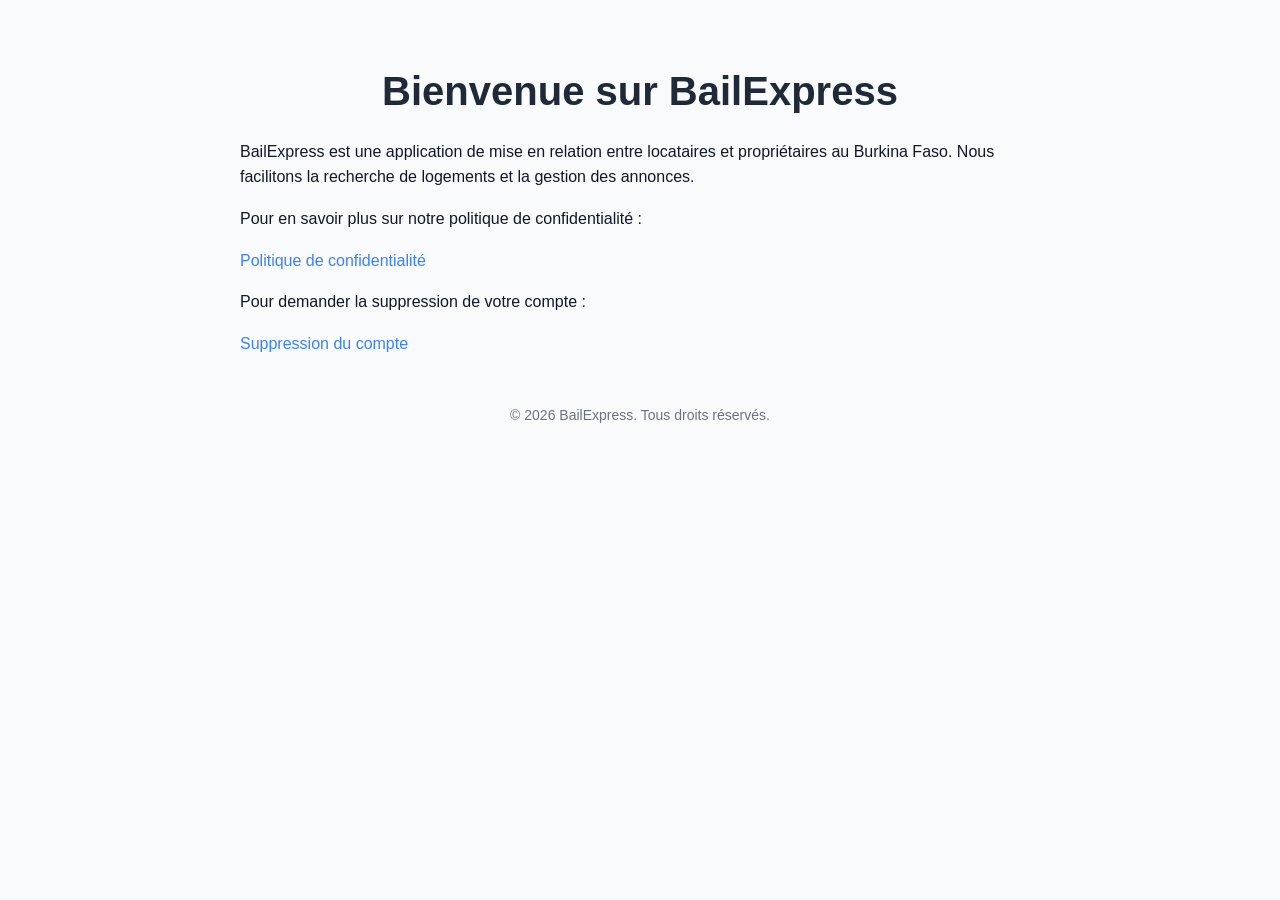
<file: index.html>
<!DOCTYPE html>
<html lang="fr">
<head>
  <meta charset="UTF-8" />
  <meta name="viewport" content="width=device-width, initial-scale=1.0" />
  <title>BailExpress</title>
  <link rel="stylesheet" href="style.css" />
</head>
<body>
  <div class="container">
    <h1>Bienvenue sur BailExpress</h1>

    <p>
      BailExpress est une application de mise en relation entre locataires et
      propriétaires au Burkina Faso. Nous facilitons la recherche de logements
      et la gestion des annonces.
    </p>

    <p>
      Pour en savoir plus sur notre politique de confidentialité :
    </p>
    <p>
      <a href="privacy.html">Politique de confidentialité</a>
    </p>

    <p>
      Pour demander la suppression de votre compte :
    </p>
    <p>
      <a href="delete-account.html">Suppression du compte</a>
    </p>

    <footer>
      &copy; 2026 BailExpress. Tous droits réservés.
    </footer>
  </div>
</body>
</html>
</file>
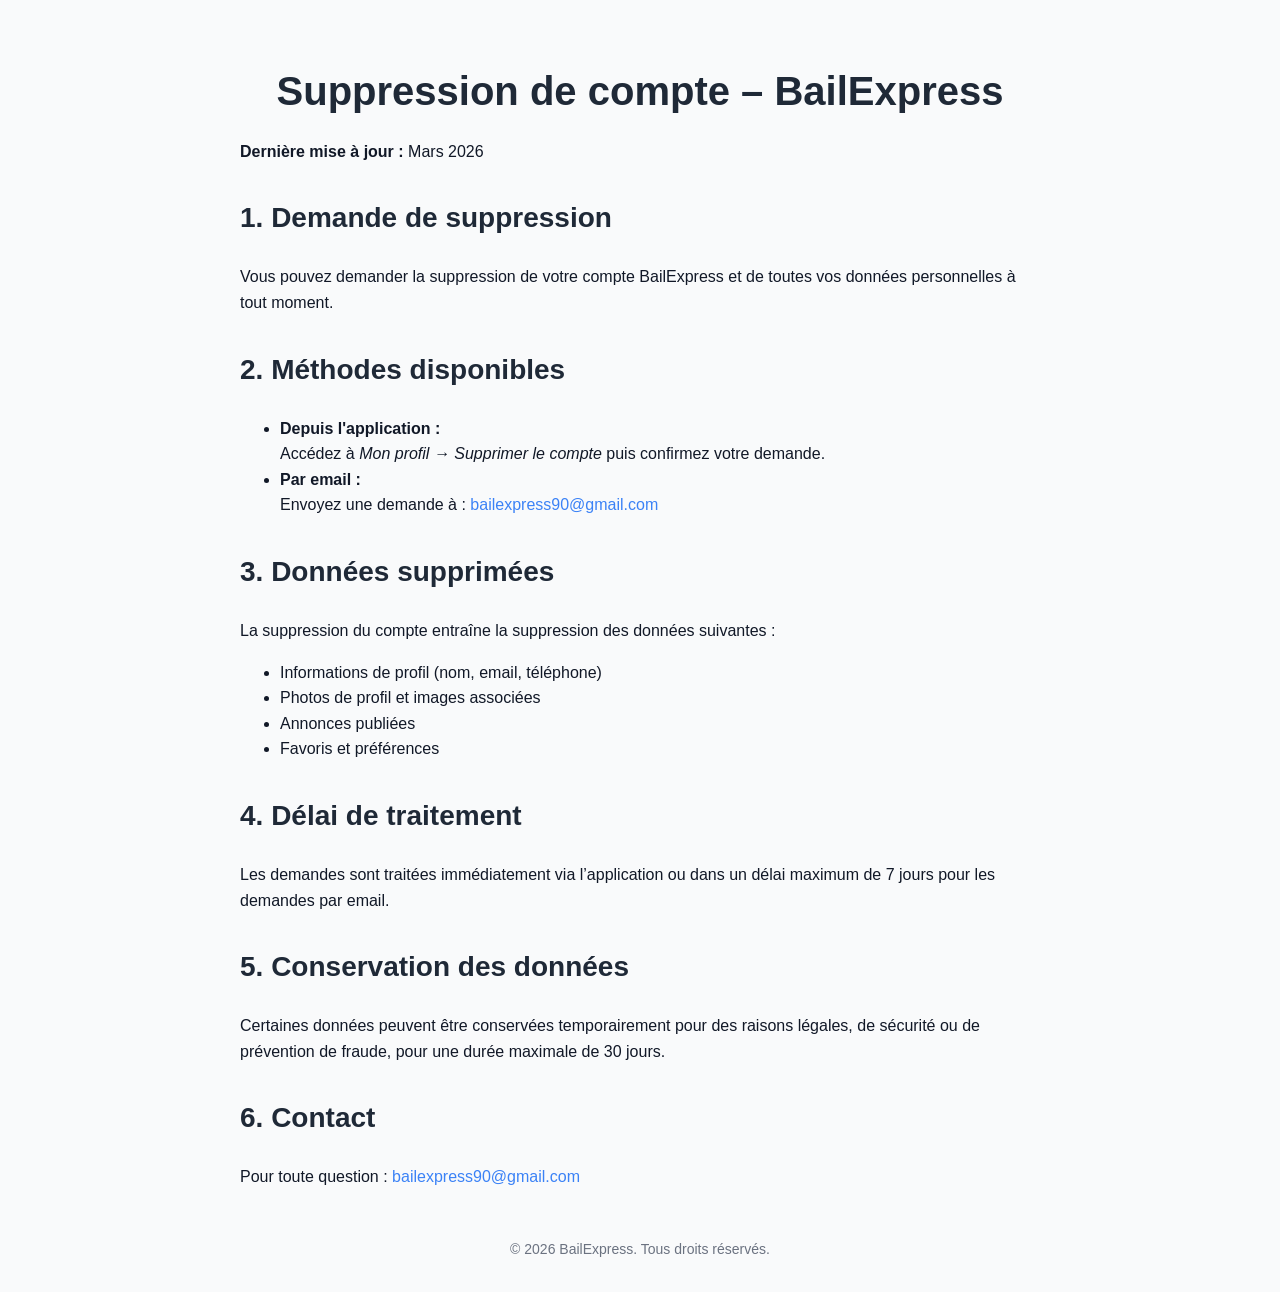
<file: delete-account.html>
<!DOCTYPE html>
<html lang="fr">
<head>
  <meta charset="UTF-8" />
  <meta name="viewport" content="width=device-width, initial-scale=1.0" />
  <title>Suppression de compte – BailExpress</title>
  <link rel="stylesheet" href="style.css" />
</head>
<body>
  <div class="container">
    <h1>Suppression de compte – BailExpress</h1>

    <p><strong>Dernière mise à jour :</strong> Mars 2026</p>

    <h2>1. Demande de suppression</h2>
    <p>
      Vous pouvez demander la suppression de votre compte BailExpress et de toutes vos données personnelles
      à tout moment.
    </p>

    <h2>2. Méthodes disponibles</h2>
    <ul>
      <li>
        <strong>Depuis l'application :</strong><br />
        Accédez à <em>Mon profil → Supprimer le compte</em> puis confirmez votre demande.
      </li>
      <li>
        <strong>Par email :</strong><br />
        Envoyez une demande à :
        <a href="mailto:bailexpress90@gmail.com">bailexpress90@gmail.com</a>
      </li>
    </ul>

    <h2>3. Données supprimées</h2>
    <p>La suppression du compte entraîne la suppression des données suivantes :</p>
    <ul>
      <li>Informations de profil (nom, email, téléphone)</li>
      <li>Photos de profil et images associées</li>
      <li>Annonces publiées</li>
      <li>Favoris et préférences</li>
    </ul>

    <h2>4. Délai de traitement</h2>
    <p>
      Les demandes sont traitées immédiatement via l’application ou dans un délai maximum de 7 jours
      pour les demandes par email.
    </p>

    <h2>5. Conservation des données</h2>
    <p>
      Certaines données peuvent être conservées temporairement pour des raisons légales, de sécurité
      ou de prévention de fraude, pour une durée maximale de 30 jours.
    </p>

    <h2>6. Contact</h2>
    <p>
      Pour toute question :
      <a href="mailto:bailexpress90@gmail.com">bailexpress90@gmail.com</a>
    </p>

    <footer>
      &copy; 2026 BailExpress. Tous droits réservés.
    </footer>
  </div>
</body>
</html>
</file>
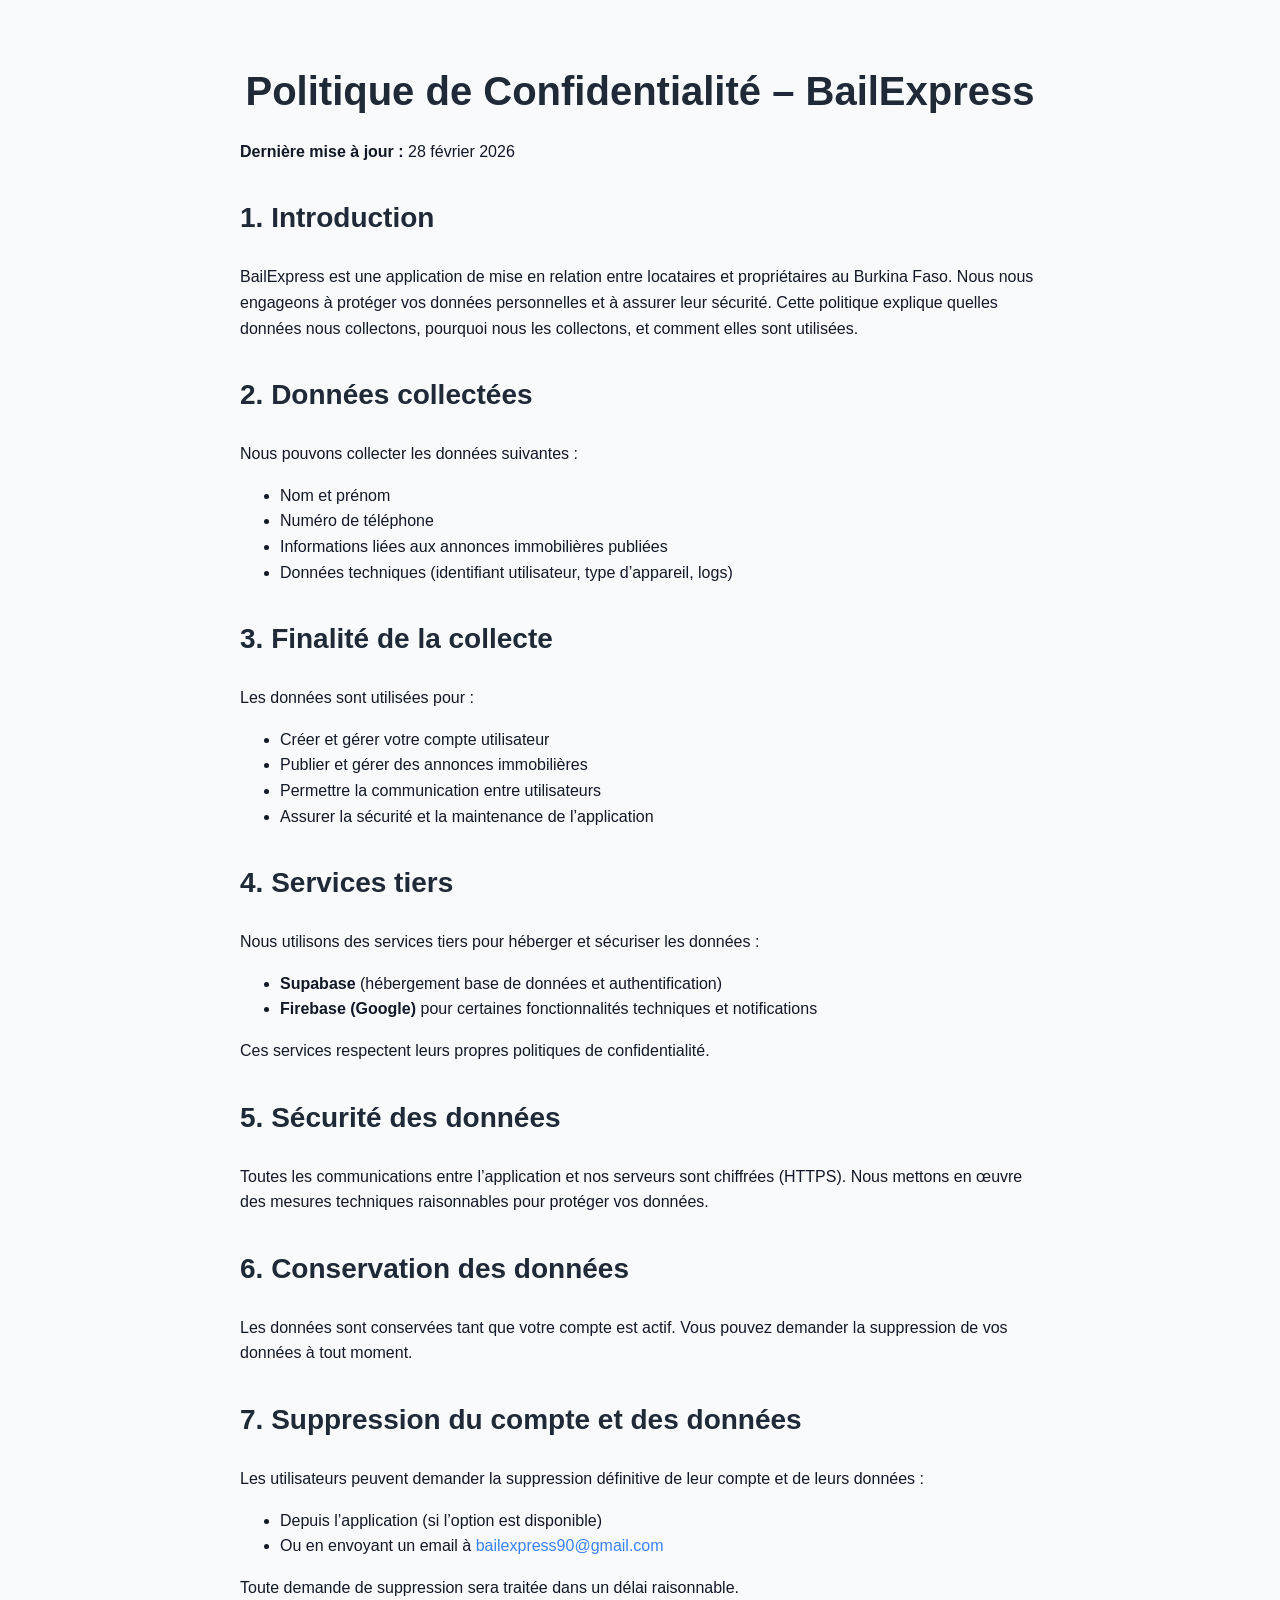
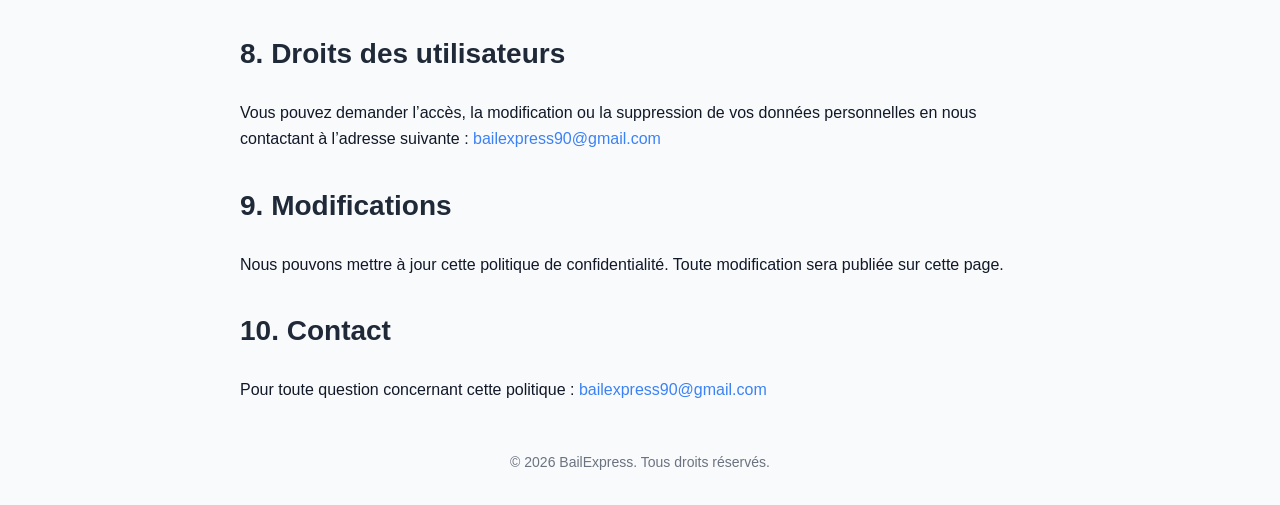
<file: privacy.html>
<!DOCTYPE html>
<html lang="fr">
<head>
  <meta charset="UTF-8" />
  <meta name="viewport" content="width=device-width, initial-scale=1.0" />
  <title>Politique de Confidentialité – BailExpress</title>
  <link rel="stylesheet" href="style.css" />
</head>
<body>
  <div class="container">
    <h1>Politique de Confidentialité – BailExpress</h1>
    <p><strong>Dernière mise à jour :</strong> 28 février 2026</p>

    <h2>1. Introduction</h2>
    <p>
      BailExpress est une application de mise en relation entre locataires et propriétaires au Burkina Faso.
      Nous nous engageons à protéger vos données personnelles et à assurer leur sécurité.
      Cette politique explique quelles données nous collectons, pourquoi nous les collectons,
      et comment elles sont utilisées.
    </p>

    <h2>2. Données collectées</h2>
    <p>Nous pouvons collecter les données suivantes :</p>
    <ul>
      <li>Nom et prénom</li>
      <li>Numéro de téléphone</li>
      <li>Informations liées aux annonces immobilières publiées</li>
      <li>Données techniques (identifiant utilisateur, type d’appareil, logs)</li>
    </ul>

    <h2>3. Finalité de la collecte</h2>
    <p>Les données sont utilisées pour :</p>
    <ul>
      <li>Créer et gérer votre compte utilisateur</li>
      <li>Publier et gérer des annonces immobilières</li>
      <li>Permettre la communication entre utilisateurs</li>
      <li>Assurer la sécurité et la maintenance de l’application</li>
    </ul>

    <h2>4. Services tiers</h2>
    <p>
      Nous utilisons des services tiers pour héberger et sécuriser les données :
    </p>
    <ul>
      <li><strong>Supabase</strong> (hébergement base de données et authentification)</li>
      <li><strong>Firebase (Google)</strong> pour certaines fonctionnalités techniques et notifications</li>
    </ul>
    <p>
      Ces services respectent leurs propres politiques de confidentialité.
    </p>

    <h2>5. Sécurité des données</h2>
    <p>
      Toutes les communications entre l’application et nos serveurs sont chiffrées (HTTPS).
      Nous mettons en œuvre des mesures techniques raisonnables pour protéger vos données.
    </p>

    <h2>6. Conservation des données</h2>
    <p>
      Les données sont conservées tant que votre compte est actif.
      Vous pouvez demander la suppression de vos données à tout moment.
    </p>

    <h2>7. Suppression du compte et des données</h2>
    <p>
      Les utilisateurs peuvent demander la suppression définitive de leur compte et de leurs données :
    </p>
    <ul>
      <li>Depuis l’application (si l’option est disponible)</li>
      <li>Ou en envoyant un email à <a href="mailto:bailexpress90@gmail.com">bailexpress90@gmail.com</a></li>
    </ul>
    <p>
      Toute demande de suppression sera traitée dans un délai raisonnable.
    </p>

    <h2>8. Droits des utilisateurs</h2>
    <p>
      Vous pouvez demander l’accès, la modification ou la suppression de vos données personnelles
      en nous contactant à l’adresse suivante :
      <a href="mailto:bailexpress90@gmail.com">bailexpress90@gmail.com</a>
    </p>

    <h2>9. Modifications</h2>
    <p>
      Nous pouvons mettre à jour cette politique de confidentialité.
      Toute modification sera publiée sur cette page.
    </p>

    <h2>10. Contact</h2>
    <p>
      Pour toute question concernant cette politique :
      <a href="mailto:bailexpress90@gmail.com">bailexpress90@gmail.com</a>
    </p>

    <footer>
      &copy; 2026 BailExpress. Tous droits réservés.
    </footer>
  </div>
</body>
</html>
</file>
<file: style.css>
/* Modern clean privacy page styles */
body {
  font-family: -apple-system, BlinkMacSystemFont, 'Segoe UI', Roboto, Oxygen,
    Ubuntu, Cantarell, 'Open Sans', 'Helvetica Neue', sans-serif;
  margin: 0;
  padding: 0;
  background-color: #f9fafb;
  color: #111827;
  line-height: 1.6;
}

.container {
  max-width: 800px;
  margin: 0 auto;
  padding: 2rem 1rem;
}

h1 {
  text-align: center;
  font-size: 2.5rem;
  margin-bottom: 1rem;
  color: #1f2937;
}

h2 {
  font-size: 1.75rem;
  margin-top: 2rem;
  color: #1f2937;
}

p {
  margin-bottom: 1rem;
}

a {
  color: #3b82f6;
  text-decoration: none;
}

a:hover {
  text-decoration: underline;
}

footer {
  text-align: center;
  font-size: 0.875rem;
  color: #6b7280;
  margin-top: 3rem;
}
</file>
